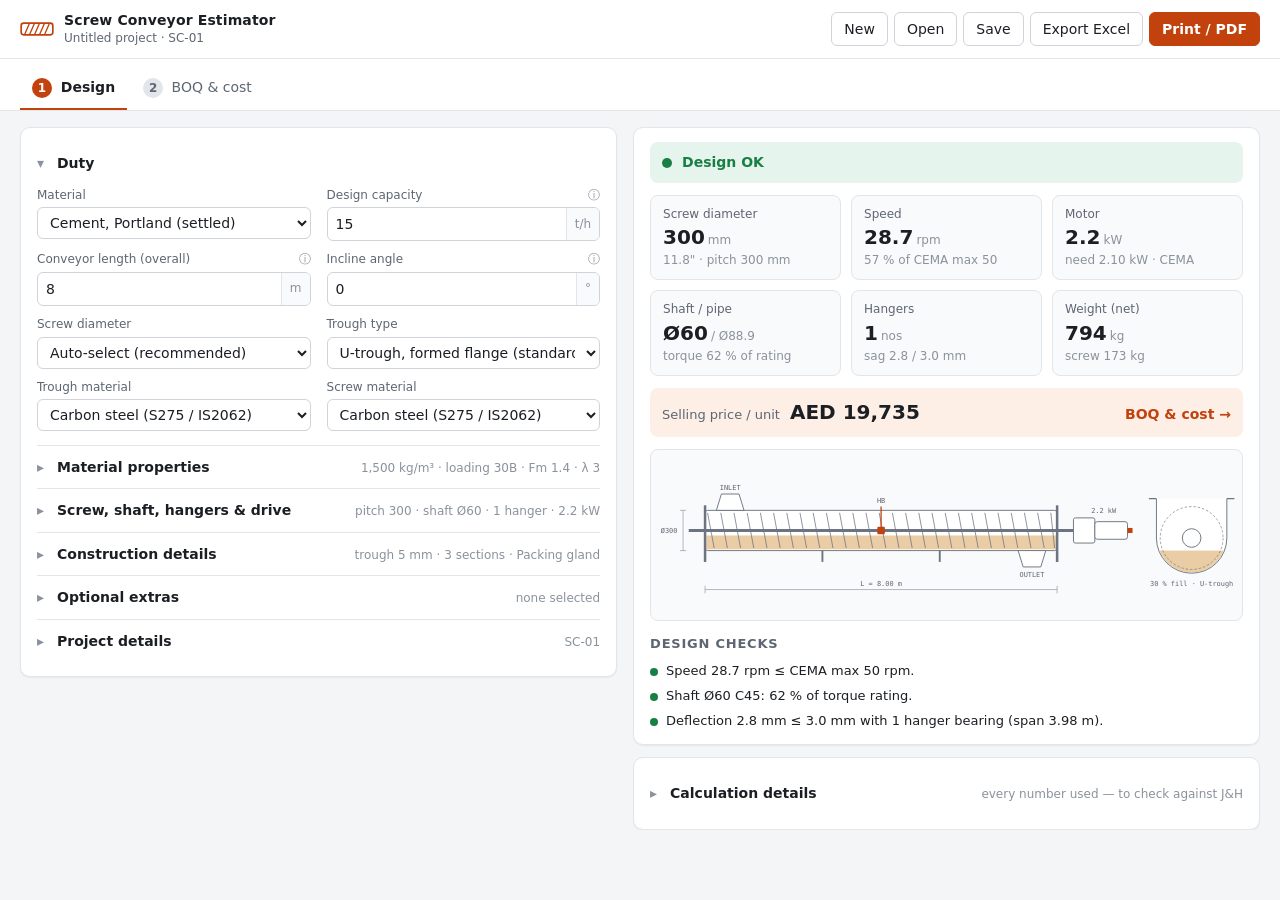
<file: index.html>
<!doctype html>
<html lang="en">
<head>
<meta charset="utf-8">
<meta name="viewport" content="width=device-width, initial-scale=1">
<title>Screw Conveyor Estimator</title>
<link rel="stylesheet" href="css/app.css">
</head>
<body>
<header class="top">
  <div class="brand">
    <svg viewBox="0 0 40 24" width="34" height="20" aria-hidden="true"><rect x="1" y="5" width="38" height="14" rx="3" fill="none" stroke="currentColor" stroke-width="2"/><path d="M5 19 L11 5 M11 19 L17 5 M17 19 L23 5 M23 19 L29 5 M29 19 L35 5" stroke="currentColor" stroke-width="1.6"/></svg>
    <div>
      <div class="brand-t">Screw Conveyor Estimator</div>
      <div class="brand-s" id="projLabel">New project</div>
    </div>
  </div>
  <div class="actions">
    <button class="btn" id="btnNew" title="Start a new project with default values">New</button>
    <button class="btn" id="btnOpen" title="Open a saved project or import a file">Open</button>
    <button class="btn" id="btnSave" title="Save this project in this browser">Save</button>
    <button class="btn" id="btnXlsx" title="Download BOQ, purchase list and design summary as an Excel workbook">Export Excel</button>
    <button class="btn primary" id="btnPrint" title="Print or save as PDF">Print / PDF</button>
  </div>
</header>

<nav class="steps" id="steps" role="tablist">
  <button data-step="design"><b>1</b> Design</button>
  <button data-step="boq"><b>2</b> BOQ &amp; cost</button>
</nav>

<main class="layout" id="layout">
  <section class="pane" id="pane"></section>
  <aside class="side" id="side"></aside>
</main>

<div id="report" class="report" aria-hidden="true"></div>

<dialog id="dlgOpen">
  <form method="dialog" class="dlg">
    <h3>Open project</h3>
    <div id="projList" class="projlist"></div>
    <div class="dlg-row">
      <label class="btn"><input type="file" id="fileImport" accept=".json" hidden>Import file…</label>
      <button class="btn" id="btnExportAll" type="button">Download all projects</button>
      <span class="grow"></span>
      <button class="btn" value="cancel">Close</button>
    </div>
  </form>
</dialog>

<div id="toast" class="toast" role="status"></div>

<script src="js/data.js"></script>
<script src="js/engine.js"></script>
<script src="js/xlsx.js"></script>
<script src="js/export.js"></script>
<script src="js/ui.js"></script>
</body>
</html>
</file>
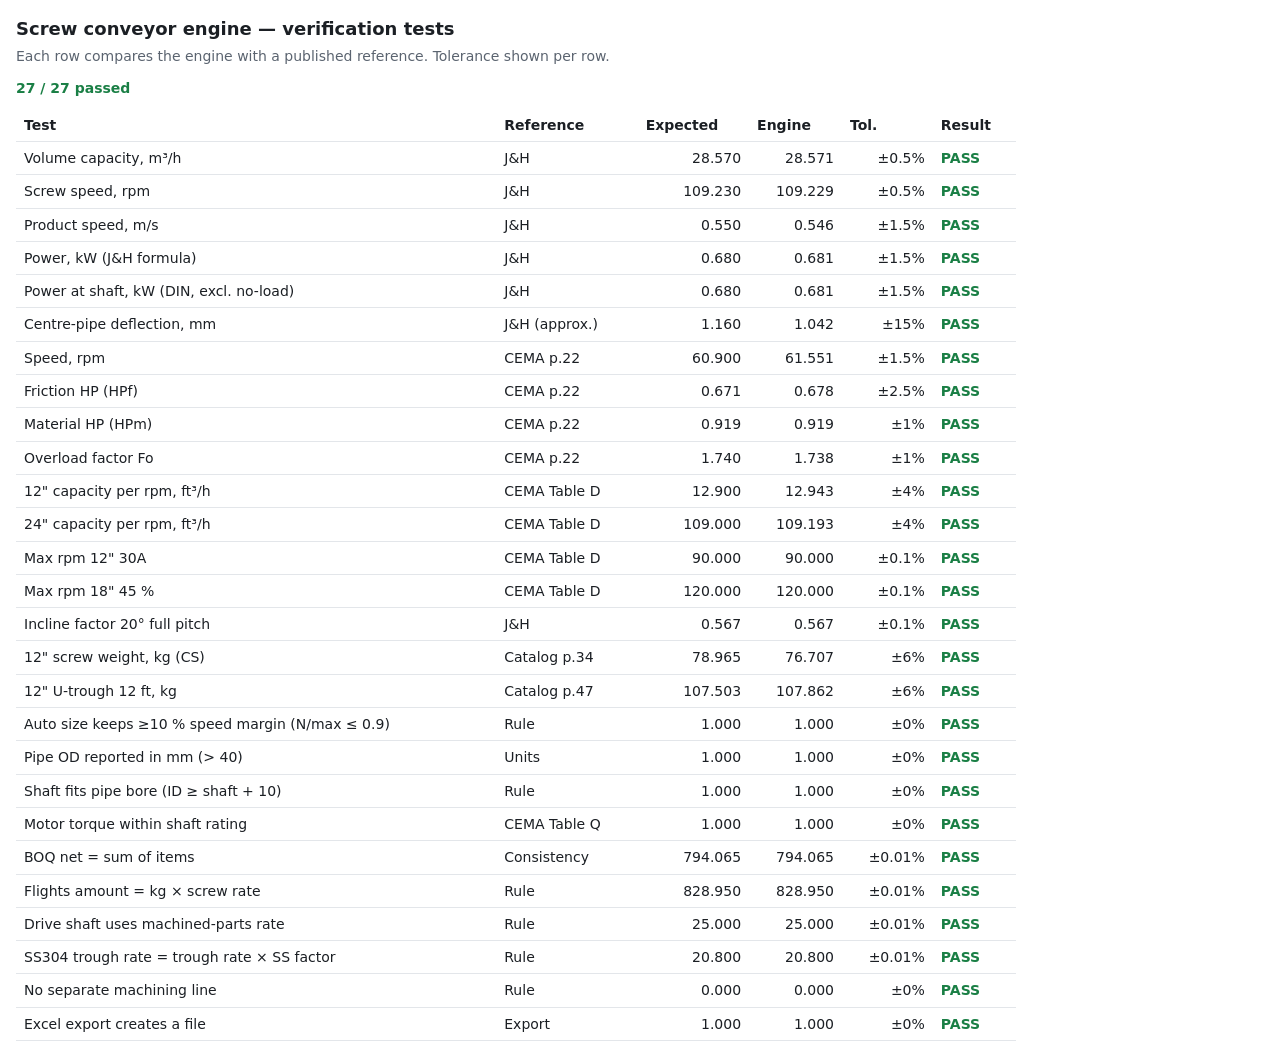
<file: tests.html>
<!doctype html>
<html lang="en">
<head>
<meta charset="utf-8">
<meta name="viewport" content="width=device-width, initial-scale=1">
<title>Engine Tests</title>
<style>
  :root { --bg:#fff; --fg:#1b1f24; --mut:#5b6470; --line:#e3e6ea; --ok:#1a7f45; --bad:#c62828; }
  @media (prefers-color-scheme: dark){ :root:not([data-theme="light"]) { --bg:#15171a; --fg:#e8eaed; --mut:#9aa3ad; --line:#2b2f35; --ok:#4cc38a; --bad:#ff6b6b; } }
  body { background:var(--bg); color:var(--fg); font:14px/1.45 system-ui, sans-serif; margin:0; padding:16px; }
  h1 { font-size:18px; margin:0 0 4px; } p { color:var(--mut); margin:0 0 12px; }
  table { border-collapse:collapse; width:100%; max-width:1000px; }
  td, th { border-bottom:1px solid var(--line); padding:6px 8px; text-align:left; vertical-align:top; }
  td.n { font-variant-numeric:tabular-nums; text-align:right; }
  .ok { color:var(--ok); font-weight:600; } .bad { color:var(--bad); font-weight:600; }
  #sum { font-weight:600; margin:10px 0; }
  .wrap { overflow-x:auto; }
</style>
</head>
<body>
<h1>Screw conveyor engine — verification tests</h1>
<p>Each row compares the engine with a published reference. Tolerance shown per row.</p>
<div id="sum"></div>
<div class="wrap"><table id="t"><thead><tr><th>Test</th><th>Reference</th><th>Expected</th><th>Engine</th><th>Tol.</th><th>Result</th></tr></thead><tbody></tbody></table></div>
<script src="js/data.js"></script>
<script src="js/engine.js"></script>
<script src="js/xlsx.js"></script>
<script src="js/export.js"></script>
<script>
const rows = [];
function check(name, ref, exp, got, tolPct){
  const ok = Math.abs(got - exp) <= Math.abs(exp)*tolPct/100 + 1e-9;
  rows.push({name, ref, exp, got, tolPct, ok});
}
const base = { matKey:'custom', load:'30A', abr:0, lump:0, lumpClass:1, temp:25, Dmode:'manual', pitchType:'full', flight:'std', paddles:0,
  flightFab:'sectional', pipeMode:'auto', shaftMode:'auto', shaftMat:'C45', hangerType:'bronze', hangerPolicy:'hangers', maxSection:6,
  deflRule:'jh', drive:'gm_direct', margin:0, trough:'U', mocScrew:'MS', mocTrough:'MS', mocStruct:'MS', inlets:1, outlets:1, trSec:3, legH:0,
  endBearing:'flange', seal:'gland', qty:1 };

/* 1 — J&H calculator default case (read from jh.nl on 17-Oct-2026):
   20 t/h, 700 kg/m³, λ 2.5, 5 m, Ø300 × 300 pitch, pipe 168.3 × 5.6, blade 3 mm, 30 % fill.
   J&H shows 109.23 rpm, 28.57 m³/h, 0.55 m/s, 0.68 kW, deflection 1.16 mm. */
const jh = SC.design(Object.assign({}, base, { tph:20, rho:700, lam:2.5, fm:1.0, L:5, angle:0, D:300, pipeMode:'e168_56', tFl:3, flightFab:'helicoid' }));
check('Volume capacity, m³/h', 'J&H', 28.57, jh.Qv, 0.5);
check('Screw speed, rpm', 'J&H', 109.23, jh.N, 0.5);
check('Product speed, m/s', 'J&H', 0.55, jh.vAxial, 1.5);
check('Power, kW (J&H formula)', 'J&H', 0.68, jh.power.jhKw, 1.5);
check('Power at shaft, kW (DIN, excl. no-load)', 'J&H', 0.68, jh.power.dinShaftKw - 0.3*5/20, 1.5);
/* J&H uses a heavier flight-weight approximation (blade length at the pipe), so our
   deflection is expected to be lower — 15 % tolerance. */
check('Centre-pipe deflection, mm', 'J&H (approx.)', 1.16, jh.defl, 15);

/* 2 — CEMA worked example (Conveyor Eng. catalog p.22):
   corn germ 21 lb/ft³, 2000 ft³/h, 48 ft, 18" ribbon flight, bronze hangers, Fm 0.4, 30A.
   CEMA: N = 60.9 rpm, HPf = 0.671, HPm = 0.919, Fo = 1.74. */
const cema = SC.design(Object.assign({}, base, { tph: 2000/35.3147*21*16.0185/1000, rho:21*16.0185, fm:0.4, lam:2.3, L:48/3.28084, angle:0,
  D:457.2, pipeMode:'p4_40', flight:'ribbon', hangerType:'bronze' }));
check('Speed, rpm', 'CEMA p.22', 60.9, cema.N, 1.5);
check('Friction HP (HPf)', 'CEMA p.22', 0.671, cema.power.HPf, 2.5);
check('Material HP (HPm)', 'CEMA p.22', 0.919, cema.power.HPm, 1.0);
check('Overload factor Fo', 'CEMA p.22', 1.74, cema.power.Fo, 1.0);

/* 3 — CEMA Table D capacity at 1 rpm, 30 % (12", 3" pipe → 12.9 ft³/h; 24", 4½" pipe → 109) */
const c12 = SC.design(Object.assign({}, base, { tph:10, rho:1000, fm:1, lam:2, L:5, D:304.8, pipeMode:'p3_40' }));
check('12" capacity per rpm, ft³/h', 'CEMA Table D', 12.9, c12.vRev*60*35.3147, 4);
const c24 = SC.design(Object.assign({}, base, { tph:10, rho:1000, fm:1, lam:2, L:5, D:609.6, pipeMode:'p4_40' }));
check('24" capacity per rpm, ft³/h', 'CEMA Table D', 109, c24.vRev*60*35.3147, 4);

/* 4 — CEMA Table D max rpm interpolation, Table L Fd, Table H Fo formula */
check('Max rpm 12" 30A', 'CEMA Table D', 90, SC.util.maxRpmFor('30A', 304.8), 0.1);
check('Max rpm 18" 45 %', 'CEMA Table D', 120, SC.util.maxRpmFor('45', 457.2), 0.1);
check('Incline factor 20° full pitch', 'J&H', 0.7 - 5*0.4/15, SC.util.inclineFactor(20, 1, 'U'), 0.1);

/* 5 — Sectional screw weight vs catalog (12SS512: 12" × 3/16" flights on 3" Sch 40, 11'-9" → 178 lb SS; CS is 2.2 % lower) */
const w12 = SC.design(Object.assign({}, base, { tph:10, rho:1000, fm:1, lam:2, L:11.75/3.28084 + 0.05, D:304.8, pitchType:'custom', pitch:304.8, pipeMode:'p3_40', tFl:4.76 }));
check('12" screw weight, kg (CS)', 'Catalog p.34', 178*0.978*0.4536, w12.screwKg, 6);

/* 6 — U-trough weight vs catalog (CTF1210: 12" × 10 ga (3.42 mm), 12 ft → 237 lb incl. end flanges) */
const tr = SC.design(Object.assign({}, base, { tph:10, rho:1000, fm:1, lam:2, L:12/3.28084, D:304.8, pipeMode:'p3_40' }));
const tb = SC.boq(Object.assign({}, base, { tTr:3.42, trSec:12/3.28084 }), tr, {});
const tKg = tb.items.find(i => i.name === 'U-trough').net + tb.items.find(i => i.name.startsWith('Trough end')).net;
check('12" U-trough 12 ft, kg', 'Catalog p.47', 237*0.4536, tKg, 6);

/* 7 — Auto-design sanity (cement 15 t/h, 8 m): units, margins, shaft fits pipe */
const au = SC.design(Object.assign({}, base, { tph:15, rho:1500, load:'30B', fm:1.4, lam:3.0, abr:1, L:8, Dmode:'auto' }));
check('Auto size keeps ≥10 % speed margin (N/max ≤ 0.9)', 'Rule', 1, au.N/au.maxRpm <= 0.9 ? 1 : 0, 0);
check('Pipe OD reported in mm (> 40)', 'Units', 1, au.pipe.od > 40 ? 1 : 0, 0);
check('Shaft fits pipe bore (ID ≥ shaft + 10)', 'Rule', 1, (au.pipe.od - 2*au.pipe.t) >= au.shaftMm + 10 ? 1 : 0, 0);
check('Motor torque within shaft rating', 'CEMA Table Q', 1, au.Tmotor <= au.shaftAllow ? 1 : 0, 0);
const aub = SC.boq(Object.assign({}, base, { L:8 }), au, {});
check('BOQ net = sum of items', 'Consistency', aub.items.reduce((a,i)=>a+i.net,0), aub.totals.net, 0.01);

/* 8 — All-in costing: amount = weight × group rate × material factor */
const rt = Object.assign({}, SC.DEFAULT_RATES);
const ac = SC.cost(aub, base, rt);
const fl = ac.lines.find(l => l.id === 'F:Screw flights');
check('Flights amount = kg × screw rate', 'Rule', fl.net*rt.rScrew, fl.amount, 0.01);
const ds = ac.lines.find(l => l.id === 'F:Drive shaft');
check('Drive shaft uses machined-parts rate', 'Rule', rt.rMach, ds.rate, 0.01);
const ssB = SC.boq(Object.assign({}, base, { L:8, mocTrough:'SS304' }), au, rt);
const ssT = SC.cost(ssB, base, rt).lines.find(l => l.id === 'F:U-trough');
check('SS304 trough rate = trough rate × SS factor', 'Rule', rt.rTrough*rt.fSS304, ssT.rate, 0.01);
check('No separate machining line', 'Rule', 0, ac.lines.filter(l => l.name === 'Machining').length, 0);

/* 9 — Excel export builds a valid zip (starts with "PK") */
let xl = null;
try { xl = SC.exportBoqXlsx({ R:au, B:aub, C:ac, inp:Object.assign({}, base, { project:'Test', tag:'SC-01', matName:'Cement', qty:1 }), rates:rt }); } catch(e){ console.error(e); }
check('Excel export creates a file', 'Export', 1, xl && xl.blob.size > 5000 ? 1 : 0, 0);

/* render */
const tb2 = document.querySelector('#t tbody');
rows.forEach(r => {
  const tr = document.createElement('tr');
  tr.innerHTML = `<td>${r.name}</td><td>${r.ref}</td><td class="n">${r.exp.toFixed(3)}</td><td class="n">${r.got.toFixed(3)}</td><td class="n">±${r.tolPct}%</td><td class="${r.ok?'ok':'bad'}">${r.ok?'PASS':'FAIL'}</td>`;
  tb2.appendChild(tr);
});
const nOk = rows.filter(r => r.ok).length;
document.getElementById('sum').innerHTML = `<span class="${nOk===rows.length?'ok':'bad'}">${nOk} / ${rows.length} passed</span>`;
window.__TESTS = { passed:nOk, total:rows.length, failed: rows.filter(r=>!r.ok).map(r=>r.name+': exp '+r.exp+' got '+r.got.toFixed(3)) };
</script>
</body>
</html>
</file>
<file: css/app.css>
:root{
  --bg:#f4f5f7; --panel:#ffffff; --panel2:#f9fafb; --fg:#1b1f24; --mut:#5d6672; --faint:#8a929c;
  --line:#e2e5e9; --line2:#cfd4da; --accent:#c2410c; --accent-fg:#fff; --accent-soft:#fdeee6;
  --ok:#1a7f45; --ok-soft:#e5f4ec; --warn:#a15c00; --warn-soft:#fdf2df; --bad:#c62828; --bad-soft:#fde8e8;
  --steel:#6b7480; --mat:#d9a25b; --input:#fff; --shadow:0 1px 2px rgba(16,24,40,.06);
  --mono: ui-monospace, "Cascadia Mono", Consolas, "SF Mono", monospace;
}
@media (prefers-color-scheme: dark){ :root:not([data-theme="light"]){
  --bg:#121417; --panel:#1a1d21; --panel2:#1f2328; --fg:#e7e9ec; --mut:#a3abb5; --faint:#7b838d;
  --line:#2a2f35; --line2:#39404a; --accent:#f97316; --accent-fg:#1a1d21; --accent-soft:#3a2416;
  --ok:#4cc38a; --ok-soft:#163325; --warn:#f0b35a; --warn-soft:#3a2c14; --bad:#ff7070; --bad-soft:#3b1a1a;
  --steel:#9aa3ad; --mat:#d9a25b; --input:#15181b; --shadow:none;
}}
:root[data-theme="dark"]{
  --bg:#121417; --panel:#1a1d21; --panel2:#1f2328; --fg:#e7e9ec; --mut:#a3abb5; --faint:#7b838d;
  --line:#2a2f35; --line2:#39404a; --accent:#f97316; --accent-fg:#1a1d21; --accent-soft:#3a2416;
  --ok:#4cc38a; --ok-soft:#163325; --warn:#f0b35a; --warn-soft:#3a2c14; --bad:#ff7070; --bad-soft:#3b1a1a;
  --steel:#9aa3ad; --mat:#d9a25b; --input:#15181b; --shadow:none;
}
*{ box-sizing:border-box; }
html,body{ margin:0; }
body{ background:var(--bg); color:var(--fg); font:14px/1.45 "Segoe UI", system-ui, -apple-system, sans-serif; }
button,input,select,textarea{ font:inherit; color:inherit; }
.num, td.n, .kv b{ font-variant-numeric:tabular-nums; }

/* ---------- header ---------- */
.top{ display:flex; align-items:center; justify-content:space-between; gap:12px; flex-wrap:wrap;
  padding:10px 20px; background:var(--panel); border-bottom:1px solid var(--line); position:sticky; top:0; z-index:5; }
.brand{ display:flex; align-items:center; gap:10px; color:var(--accent); }
.brand-t{ font-weight:700; color:var(--fg); letter-spacing:.01em; }
.brand-s{ font-size:12px; color:var(--mut); }
.actions{ display:flex; gap:6px; flex-wrap:wrap; }
.btn{ border:1px solid var(--line2); background:var(--panel); padding:6px 12px; border-radius:6px; cursor:pointer; white-space:nowrap; display:inline-flex; align-items:center; gap:6px; }
.btn:hover{ border-color:var(--faint); }
.btn.primary{ background:var(--accent); border-color:var(--accent); color:var(--accent-fg); font-weight:600; }
.btn.small{ padding:3px 8px; font-size:12px; }
.btn:focus-visible, input:focus-visible, select:focus-visible{ outline:2px solid var(--accent); outline-offset:1px; }

/* ---------- step tabs ---------- */
.steps{ display:flex; gap:4px; padding:10px 20px 0; overflow-x:auto; border-bottom:1px solid var(--line); background:var(--panel); }
.steps button{ border:0; background:none; padding:8px 12px 10px; cursor:pointer; color:var(--mut); border-bottom:2px solid transparent; white-space:nowrap; }
.steps button b{ display:inline-grid; place-items:center; width:20px; height:20px; border-radius:50%; background:var(--line); color:var(--mut); font-size:12px; margin-right:4px; }
.steps button.on{ color:var(--fg); border-bottom-color:var(--accent); font-weight:600; }
.steps button.on b{ background:var(--accent); color:var(--accent-fg); }
.steps button.ghost{ margin-left:auto; }

/* ---------- layout ---------- */
.layout{ display:grid; grid-template-columns:minmax(0,1fr) 340px; gap:16px; padding:16px 20px 40px; max-width:1500px; margin:0 auto; }
.layout.wide{ grid-template-columns:minmax(0,1fr); }
.layout.wide .side{ display:none; }
.side{ position:sticky; top:118px; align-self:start; display:flex; flex-direction:column; gap:12px; max-height:calc(100vh - 130px); overflow:auto; }
.layout.split{ grid-template-columns:minmax(0,1fr) minmax(0,1.05fr); }
.layout.split .side{ display:block; }
.layout.split .side > .card + .card{ margin-top:12px; }
.inputs{ padding-top:4px; padding-bottom:4px; }
.inputs .grid{ grid-template-columns:repeat(auto-fill, minmax(200px,1fr)); }
details.sec + details.sec{ border-top:1px solid var(--line); }
details.sec > summary{ cursor:pointer; list-style:none; display:flex; align-items:baseline; gap:10px; padding:11px 0; font-weight:600; }
details.sec > summary::-webkit-details-marker{ display:none; }
details.sec > summary::before{ content:"▸"; color:var(--faint); width:10px; flex:none; }
details.sec[open] > summary::before{ content:"▾"; }
details.sec > summary small{ font-weight:400; color:var(--faint); font-size:12px; margin-left:auto; text-align:right; overflow:hidden; text-overflow:ellipsis; white-space:nowrap; min-width:0; }
details.sec[open] > summary small{ visibility:hidden; }
.secb{ padding:2px 0 14px; }
.pricebar{ display:flex; align-items:baseline; gap:10px; padding:10px 12px; border-radius:8px; background:var(--accent-soft); }
.pricebar span{ color:var(--mut); font-size:13px; }
.pricebar b{ font-size:20px; font-variant-numeric:tabular-nums; }
.pricebar a{ margin-left:auto; color:var(--accent); font-weight:600; text-decoration:none; }
.boqhead{ display:flex; justify-content:space-between; gap:12px; align-items:flex-start; flex-wrap:wrap; }
.boqhead .status{ flex:none; }
.rates-inline{ display:flex; flex-wrap:wrap; align-items:center; gap:8px 14px; padding:10px 12px; margin-bottom:12px; border:1px solid var(--line); border-radius:8px; background:var(--panel2); font-size:13px; }
.rates-inline > b{ font-weight:600; color:var(--mut); margin-right:4px; }
.rbox{ display:inline-flex; align-items:center; gap:6px; }
.rbox span{ color:var(--fg); }
.rbox input{ width:64px; text-align:right; border:1px solid var(--line2); border-radius:5px; padding:3px 6px; background:var(--input); font-weight:600; }
.rbox em{ font-style:normal; color:var(--faint); font-size:12px; }
table.boq tr.grp td.n{ text-transform:none; letter-spacing:0; font-size:12.5px; color:var(--fg); }
table.boq td .d{ color:var(--mut); font-size:12px; margin-top:1px; }
table.boq td:first-child{ min-width:240px; }
@media (max-width:980px){ .layout, .layout.split{ grid-template-columns:minmax(0,1fr); padding:12px 16px 40px; } .side{ position:static; max-height:none; } }

.card{ background:var(--panel); border:1px solid var(--line); border-radius:10px; padding:14px 16px; box-shadow:var(--shadow); }
.card + .card{ margin-top:14px; }
.card h2{ font-size:15px; margin:0 0 2px; }
.card h3{ font-size:13px; margin:0 0 8px; color:var(--mut); text-transform:uppercase; letter-spacing:.06em; font-weight:600; }
.hint{ color:var(--mut); font-size:13px; margin:0 0 12px; }
.grid{ display:grid; grid-template-columns:repeat(auto-fill, minmax(230px,1fr)); gap:10px 16px; }
.sub{ grid-column:1/-1; font-size:12px; text-transform:uppercase; letter-spacing:.06em; color:var(--faint); margin-top:6px; border-top:1px solid var(--line); padding-top:10px; }
.sub:first-child{ border-top:0; padding-top:0; margin-top:0; }

/* ---------- fields ---------- */
.f{ display:flex; flex-direction:column; gap:3px; min-width:0; }
.f > span{ font-size:12px; color:var(--mut); display:flex; justify-content:space-between; gap:6px; }
.f > span i{ font-style:normal; color:var(--faint); }
.f .in{ display:flex; align-items:stretch; border:1px solid var(--line2); border-radius:6px; background:var(--input); overflow:hidden; }
.f .in:focus-within{ border-color:var(--accent); }
.f input, .f select{ border:0; background:transparent; padding:6px 8px; width:100%; min-width:0; outline:none; }
.f select{ cursor:pointer; }
.f .u{ padding:6px 8px; color:var(--faint); background:var(--panel2); border-left:1px solid var(--line); font-size:12px; display:flex; align-items:center; white-space:nowrap; }
.f.ro .in{ background:var(--panel2); }
.f.ro b{ padding:6px 8px; font-weight:600; }
.f.chk{ flex-direction:row; align-items:center; gap:8px; padding-top:18px; }
.f.chk span{ color:var(--fg); font-size:14px; }
.f small{ color:var(--faint); font-size:11.5px; }
.f.auto input::placeholder{ color:var(--accent); opacity:.85; }

/* ---------- summary ---------- */
.status{ display:flex; align-items:center; gap:10px; padding:10px 12px; border-radius:8px; font-weight:600; }
.status.ok{ background:var(--ok-soft); color:var(--ok); }
.status.warn{ background:var(--warn-soft); color:var(--warn); }
.status.fail{ background:var(--bad-soft); color:var(--bad); }
.status .dot{ width:10px; height:10px; border-radius:50%; background:currentColor; flex:none; }
.kv{ display:grid; grid-template-columns:1fr auto; gap:5px 10px; font-size:13px; }
.kv span{ color:var(--mut); }
.kv b{ text-align:right; font-weight:600; }
.kv .big{ font-size:18px; }
.kv hr{ grid-column:1/-1; border:0; border-top:1px solid var(--line); margin:4px 0; }
.checks{ list-style:none; padding:0; margin:0; display:flex; flex-direction:column; gap:6px; font-size:13px; }
.checks li{ display:flex; gap:8px; align-items:flex-start; }
.checks li::before{ content:""; width:8px; height:8px; border-radius:50%; margin-top:6px; flex:none; background:var(--ok); }
.checks li.warn::before{ background:var(--warn); }
.checks li.fail::before{ background:var(--bad); }
.checks li.fail{ color:var(--bad); }

.metrics{ display:grid; grid-template-columns:repeat(auto-fill,minmax(150px,1fr)); gap:10px; }
.metric{ background:var(--panel2); border:1px solid var(--line); border-radius:8px; padding:10px 12px; }
.metric span{ display:block; font-size:12px; color:var(--mut); }
.metric b{ font-size:20px; font-variant-numeric:tabular-nums; }
.metric em{ font-style:normal; font-size:12px; color:var(--faint); margin-left:3px; }
.metric small{ display:block; font-size:12px; color:var(--faint); }
.metric.bad b{ color:var(--bad); } .metric.warn b{ color:var(--warn); }

.drawing{ width:100%; background:var(--panel2); border:1px solid var(--line); border-radius:8px; }
.drawing svg{ display:block; width:100%; height:auto; }
.drawing .ln{ stroke:var(--steel); fill:none; }
.drawing .tr{ fill:var(--panel); stroke:var(--steel); stroke-width:1.5; }
.drawing .mt{ fill:var(--mat); opacity:.55; }
.drawing .fl{ stroke:var(--steel); stroke-width:1.2; fill:none; }
.drawing .ac{ fill:var(--accent); }
.drawing .acs{ stroke:var(--accent); fill:none; }
.drawing text{ fill:var(--mut); font:11px var(--mono); }
.drawing .dim{ stroke:var(--faint); stroke-width:1; fill:none; }

/* ---------- tables ---------- */
.tw{ overflow-x:auto; }
table.t{ width:100%; border-collapse:collapse; font-size:13px; }
table.t th{ text-align:left; font-weight:600; color:var(--mut); font-size:12px; padding:7px 8px; border-bottom:1px solid var(--line2); white-space:nowrap; background:var(--panel2); }
table.t td{ padding:6px 8px; border-bottom:1px solid var(--line); vertical-align:top; }
table.t td.n, table.t th.n{ text-align:right; white-space:nowrap; }
table.t td.d{ color:var(--mut); font-size:12.5px; }
table.t tr.grp td{ background:var(--panel2); font-weight:700; font-size:12px; text-transform:uppercase; letter-spacing:.05em; color:var(--mut); }
table.t tr.tot td{ font-weight:700; border-top:2px solid var(--line2); border-bottom:0; }
table.t input{ width:110px; text-align:right; border:1px solid var(--line2); border-radius:5px; padding:3px 6px; background:var(--input); }
table.t input.ov{ border-color:var(--accent); background:var(--accent-soft); font-weight:600; }
table.t input::placeholder{ color:var(--fg); opacity:1; }
table.t input:focus::placeholder{ color:var(--faint); }
.sumtbl{ max-width:520px; margin-left:auto; }
.sumtbl td{ padding:6px 8px; border-bottom:1px solid var(--line); }
.sumtbl td.n{ text-align:right; font-variant-numeric:tabular-nums; }
.sumtbl tr.big td{ font-size:17px; font-weight:700; border-top:2px solid var(--fg); }
.sumtbl input{ width:56px; text-align:right; border:1px solid var(--line2); border-radius:5px; padding:2px 5px; background:var(--input); }
.row2{ display:grid; grid-template-columns:repeat(auto-fit,minmax(320px,1fr)); gap:14px; align-items:start; }

.extras{ display:grid; grid-template-columns:auto 1fr 70px 110px; gap:6px 10px; align-items:center; font-size:13px; }
.extras input[type=number]{ width:100%; border:1px solid var(--line2); border-radius:5px; padding:3px 6px; background:var(--input); text-align:right; }
.extras .hd{ font-size:12px; color:var(--faint); }

.projlist{ display:flex; flex-direction:column; gap:4px; max-height:320px; overflow:auto; margin:8px 0 12px; min-width:min(460px,80vw); }
.projlist .p{ display:flex; gap:8px; align-items:center; padding:6px 8px; border:1px solid var(--line); border-radius:6px; }
.projlist .p b{ flex:1; font-weight:600; }
.projlist .p small{ color:var(--faint); }
dialog{ border:1px solid var(--line2); border-radius:10px; background:var(--panel); color:var(--fg); padding:0; }
dialog::backdrop{ background:rgba(0,0,0,.35); }
.dlg{ padding:16px 18px; }
.dlg h3{ margin:0; }
.dlg-row{ display:flex; gap:6px; align-items:center; flex-wrap:wrap; }
.grow{ flex:1; }
.toast{ position:fixed; bottom:18px; left:50%; transform:translateX(-50%); background:var(--fg); color:var(--bg); padding:8px 14px; border-radius:6px; opacity:0; pointer-events:none; transition:opacity .2s; font-size:13px; z-index:20; }
.toast.on{ opacity:.95; }
.note{ font-size:12.5px; color:var(--mut); background:var(--panel2); border:1px dashed var(--line2); border-radius:8px; padding:8px 10px; margin-top:10px; }

/* ---------- print report ---------- */
.report{ display:none; }
@media print{
  @page{ size:A4; margin:12mm; }
  body{ background:#fff; color:#000; }
  .top,.steps,.layout,dialog,.toast{ display:none !important; }
  .report{ display:block; font:10.5px/1.35 "Segoe UI", Arial, sans-serif; color:#000; }
  .report h1{ font-size:17px; margin:0 0 2px; }
  .report h2{ font-size:12.5px; margin:14px 0 5px; border-bottom:1.5px solid #000; padding-bottom:2px; text-transform:uppercase; letter-spacing:.04em; }
  .report table{ width:100%; border-collapse:collapse; page-break-inside:auto; }
  .report td,.report th{ border:0.5px solid #999; padding:3px 5px; text-align:left; vertical-align:top; }
  .report th{ background:#eee; }
  .report td.n,.report th.n{ text-align:right; }
  .report tr{ page-break-inside:avoid; }
  .report .two{ display:grid; grid-template-columns:1fr 1fr; gap:10px; }
  .report .muted{ color:#555; }
  .report .bad{ color:#b00; } .report .warn{ color:#8a5a00; }
  .report .drawing{ border:0.5px solid #999; background:#fff; }
  .report .drawing .tr{ fill:#fff; stroke:#333; } .report .drawing .ln,.report .drawing .fl{ stroke:#333; }
  .report .drawing text{ fill:#333; } .report .drawing .mt{ fill:#d9a25b; }
  .report .drawing .ac{ fill:#c2410c; } .report .drawing .acs{ stroke:#c2410c; } .report .drawing .dim{ stroke:#666; }
}
</file>
